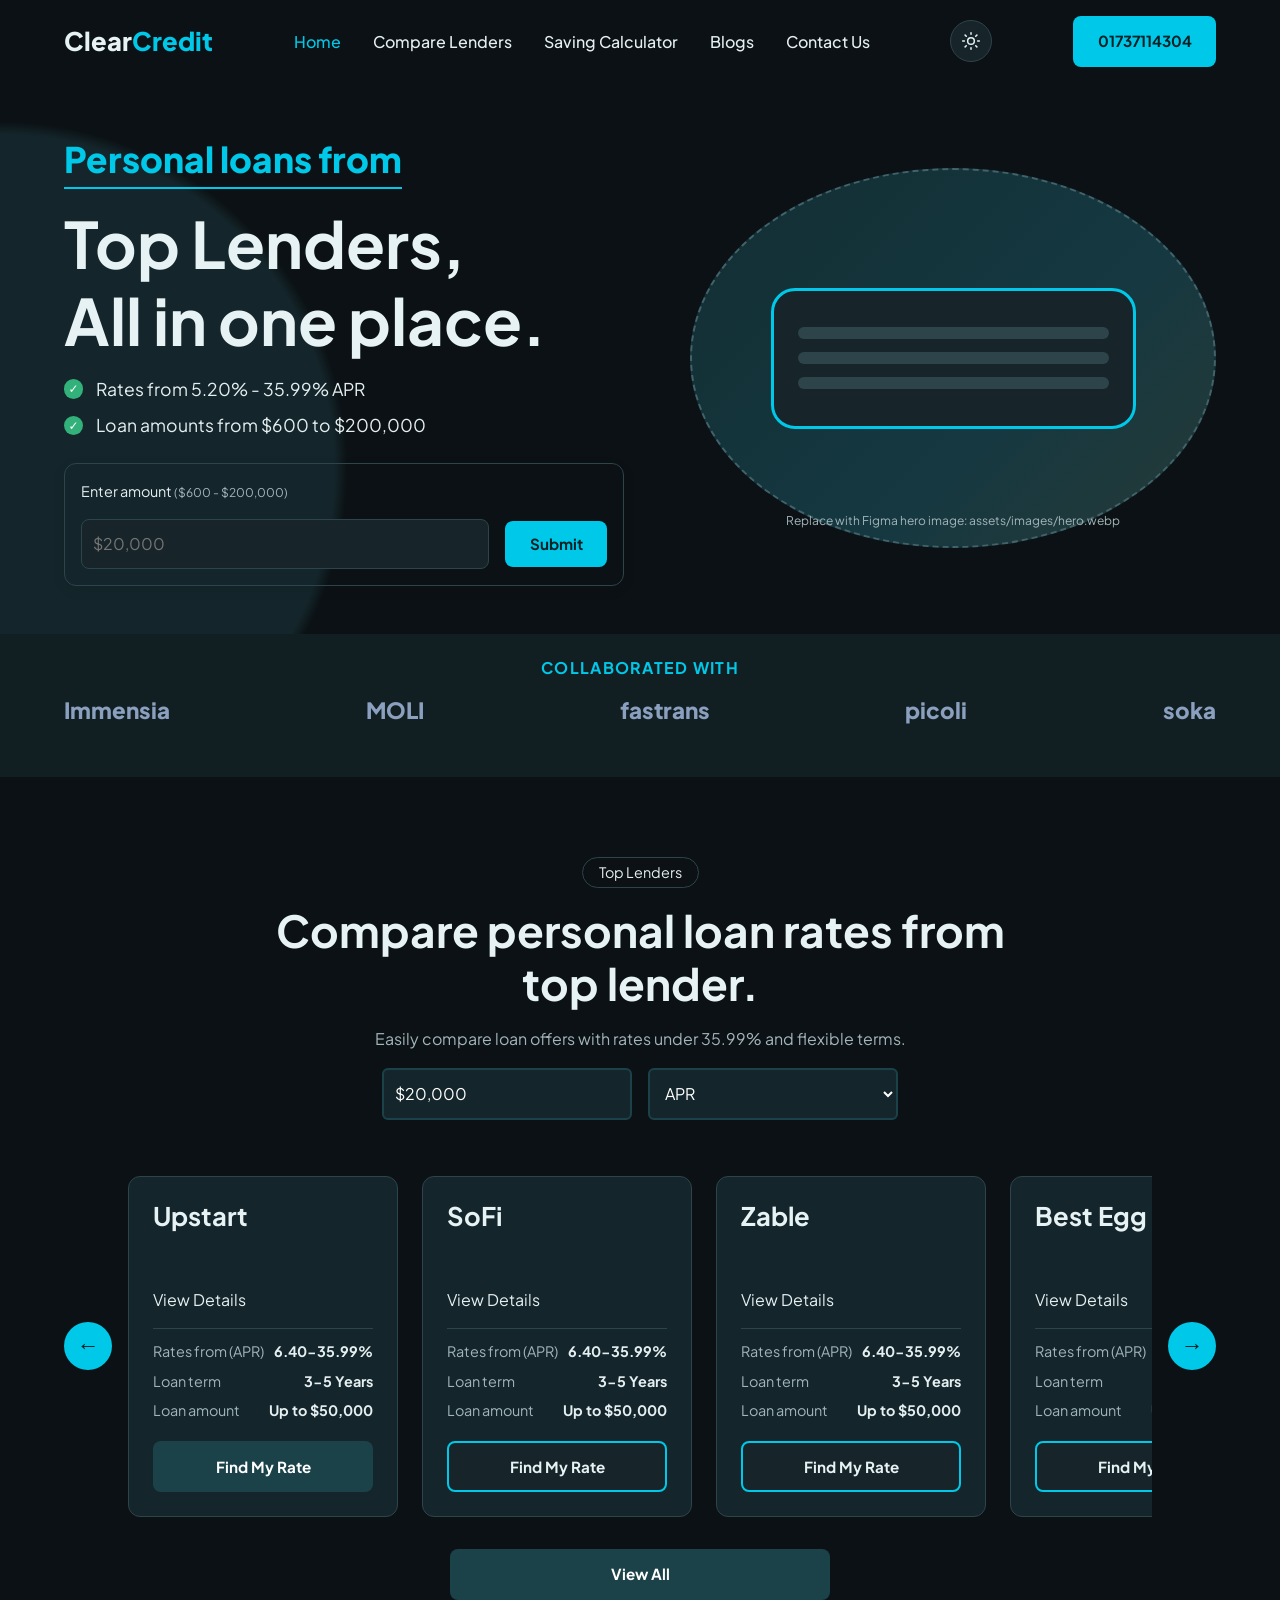
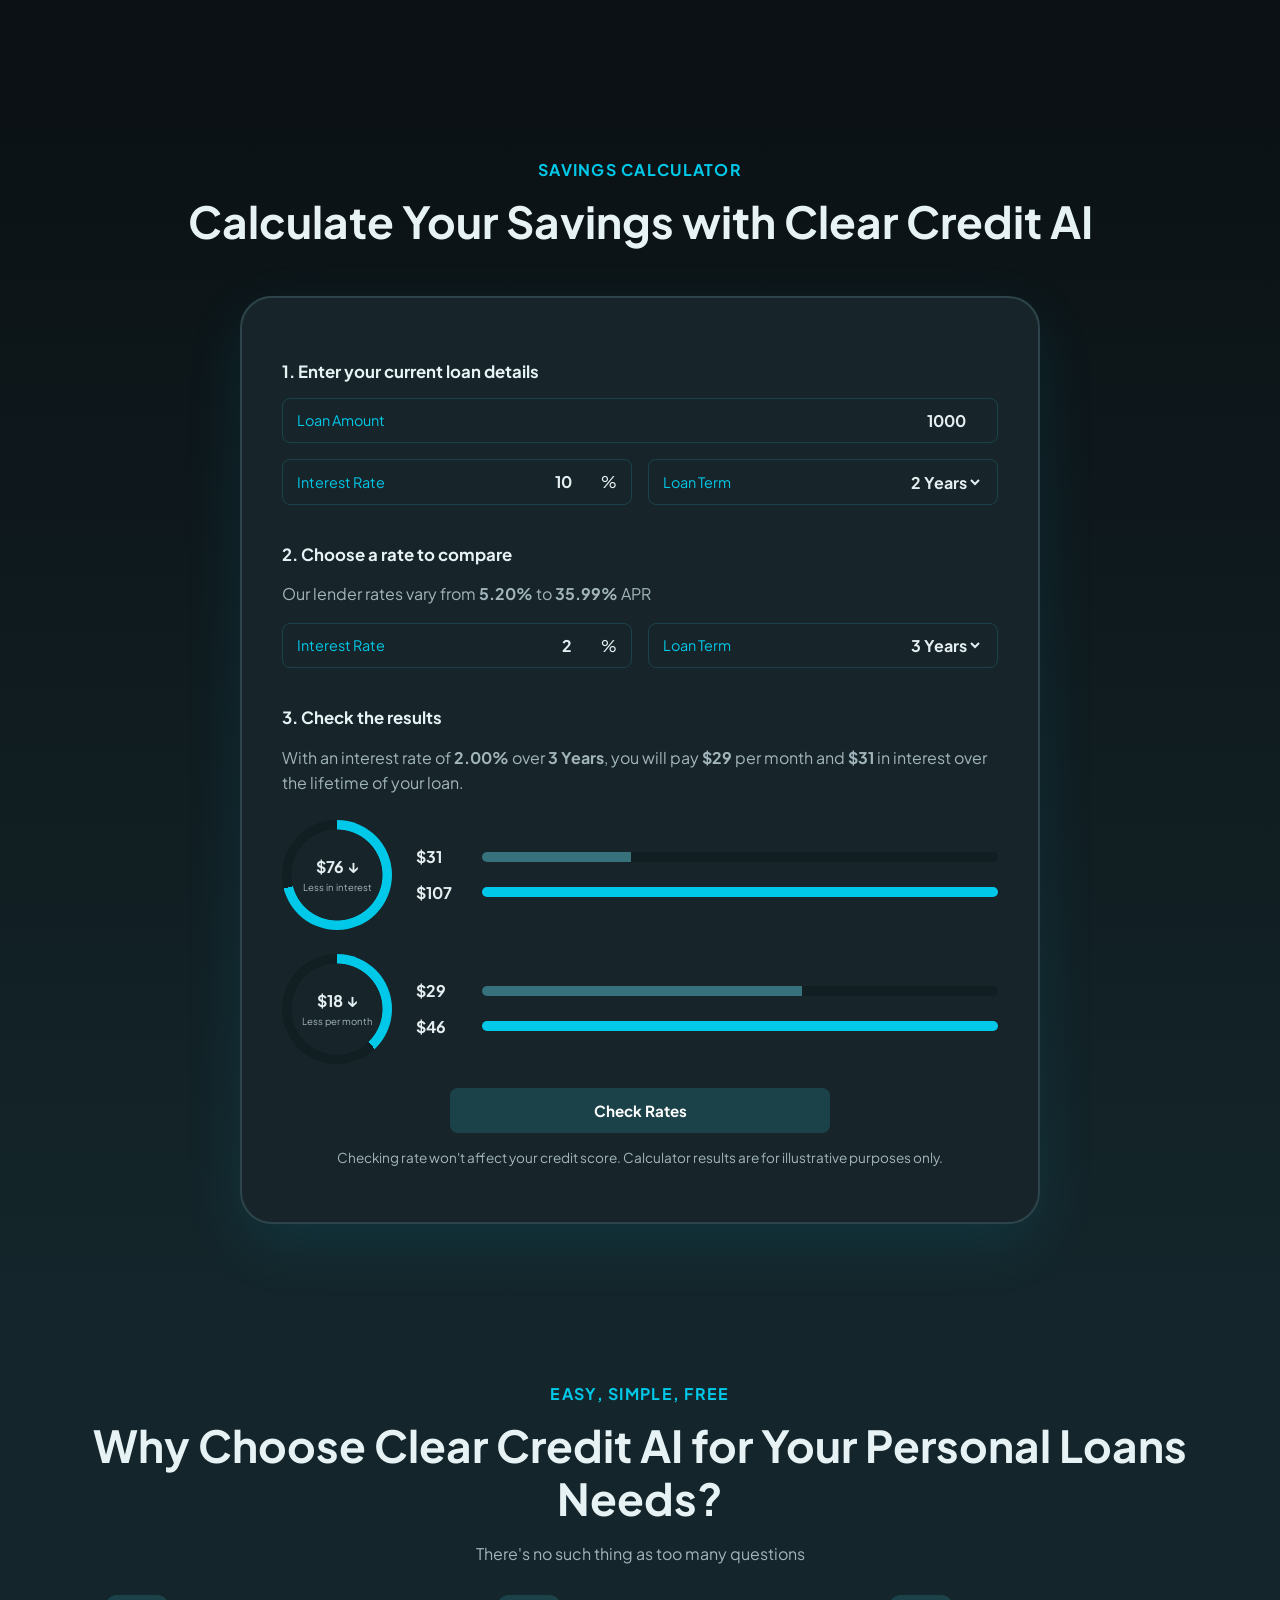
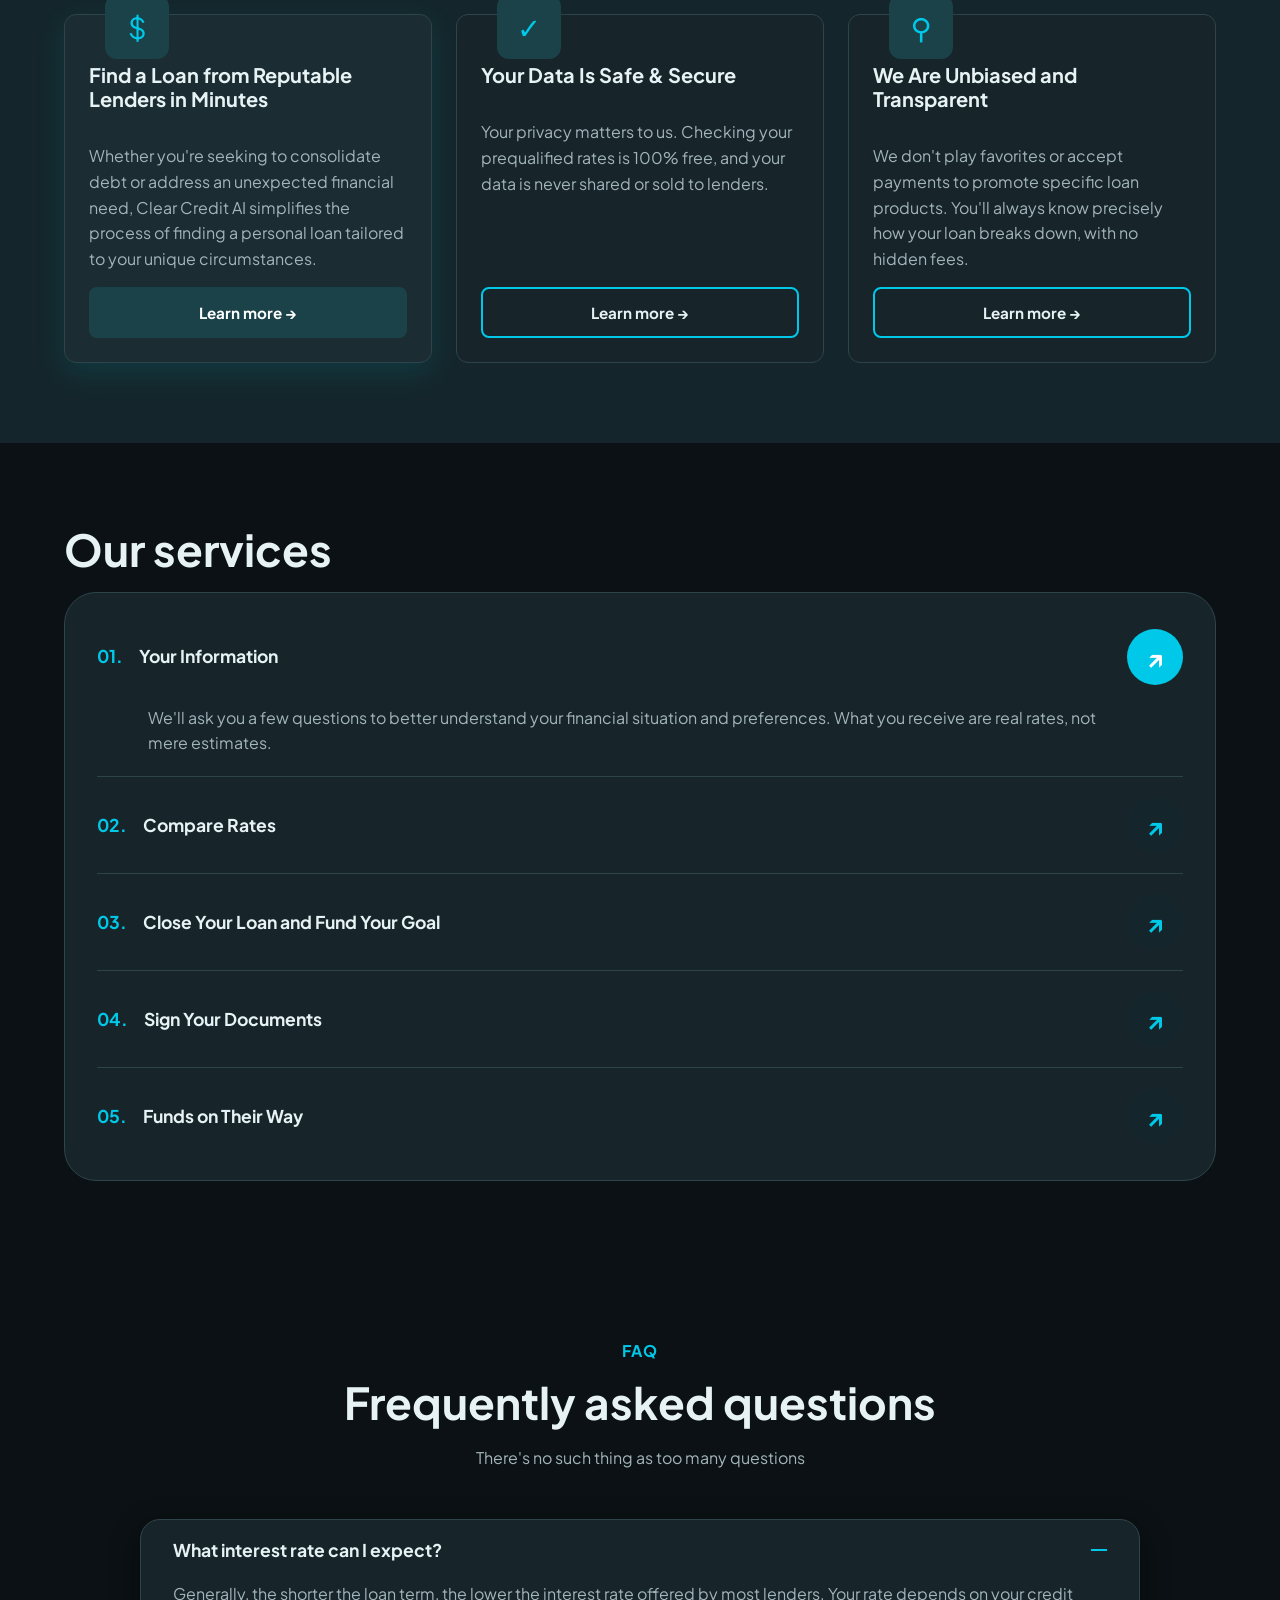
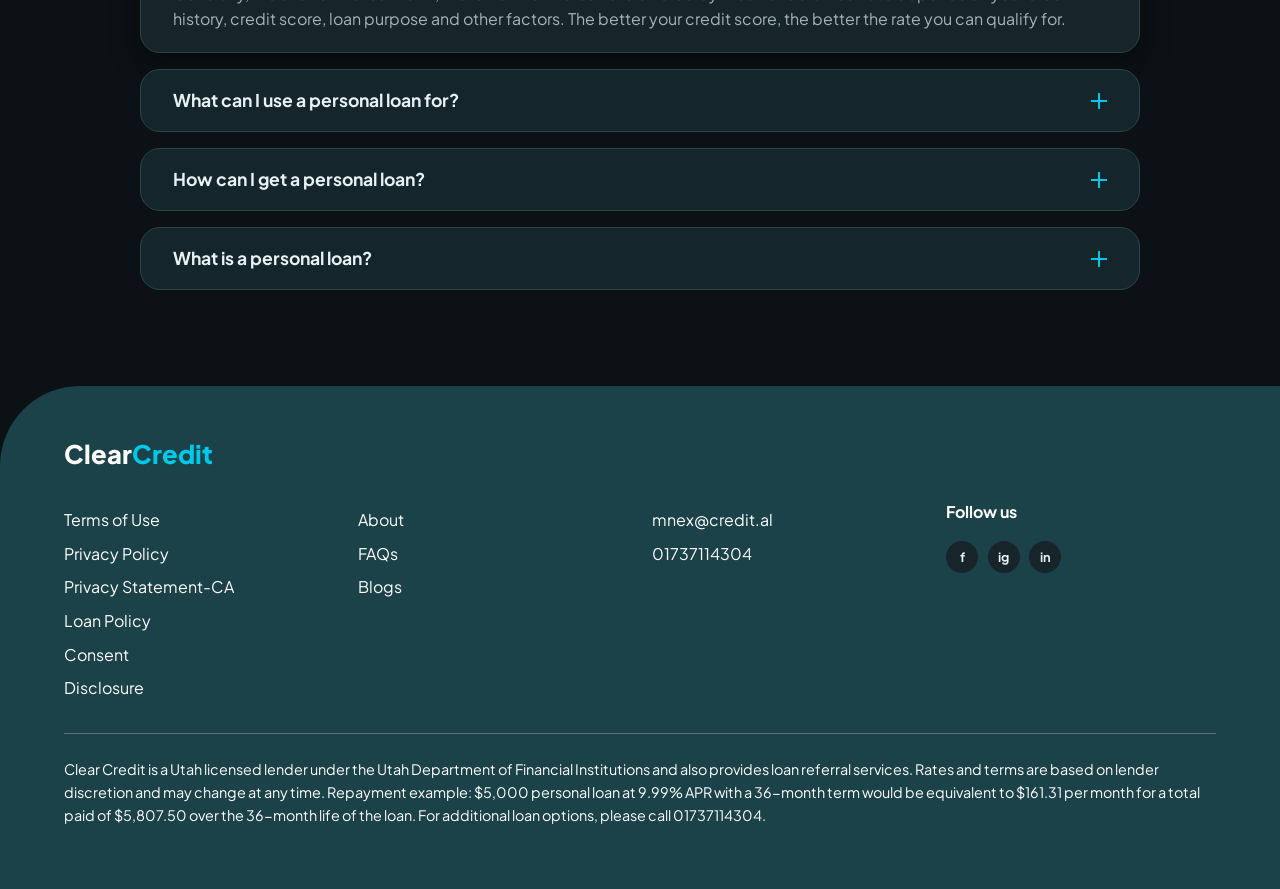
<file: index.html>
﻿<!DOCTYPE html>
<html lang="en">
<head>
  <meta charset="UTF-8">
  <meta name="viewport" content="width=device-width, initial-scale=1.0">
  <meta name="description" content="Compare personal loan rates from top lenders with Clear Credit.">
  <title>Clear Credit | Personal Loans from Top Lenders</title>
  <link rel="preconnect" href="https://fonts.googleapis.com">
  <link rel="preconnect" href="https://fonts.gstatic.com" crossorigin>
  <link href="https://fonts.googleapis.com/css2?family=Plus+Jakarta+Sans:wght@400;500;600;700;800&display=swap" rel="stylesheet">
  <link rel="stylesheet" href="css/base.css">
  <link rel="stylesheet" href="css/layout.css">
  <link rel="stylesheet" href="css/components.css">
  <link rel="stylesheet" href="css/sections.css">
</head>
<body>
<a class="skip-link" href="#main">Skip to main content</a>

<header class="site-header">
  <div class="container header-inner">
    <a class="logo" href="#top" aria-label="Clear Credit home">Clear<span>Credit</span></a>
    <button class="nav-toggle" aria-expanded="false" aria-controls="nav" aria-label="Toggle menu">&#9776;</button>
    <nav id="nav" class="nav" aria-label="Main">
      <a href="#top" class="active">Home</a>
      <a href="#compare">Compare Lenders</a>
      <a href="#calculator">Saving Calculator</a>
      <a href="#faq">Blogs</a>
      <a href="#contact">Contact Us</a>
    </nav>
    <button class="theme-toggle" type="button" aria-label="Switch to light mode" title="Switch to light mode">
      <svg class="icon-sun" viewBox="0 0 24 24" aria-hidden="true"><circle cx="12" cy="12" r="4"></circle><path d="M12 2v2m0 16v2M4.93 4.93l1.42 1.42m11.3 11.3 1.42 1.42M2 12h2m16 0h2M4.93 19.07l1.42-1.42m11.3-11.3 1.42-1.42"></path></svg>
      <svg class="icon-moon" viewBox="0 0 24 24" aria-hidden="true"><path d="M20.9 13A9 9 0 0 1 11 3.1 9 9 0 1 0 20.9 13Z"></path></svg>
    </button>
    <a class="btn btn-accent phone" href="tel:+8801737114304">01737114304</a>
  </div>
</header>

<main id="main">
  <section class="hero" id="top">
    <div class="container hero-grid">
      <div>
        <p class="hero-kicker">Personal loans from</p>
        <h1>Top Lenders,<br>All in one place.</h1>
        <ul class="checks">
          <li>Rates from 5.20% - 35.99% APR</li>
          <li>Loan amounts from $600 to $200,000</li>
        </ul>
        <form class="amount-form" id="amountForm">
          <label for="heroAmount">Enter amount <small>($600 - $200,000)</small></label>
          <input id="heroAmount" type="number" min="600" max="200000" placeholder="$20,000">
          <button class="btn btn-accent" type="submit">Submit</button>
        </form>
      </div>
      <div class="hero-visual" role="img" aria-label="Woman checking loan offers on her phone">
        <div class="tag-card"><i></i><i></i><i></i></div>
        <span class="hero-note">Replace with Figma hero image: assets/images/hero.webp</span>
      </div>
    </div>
  </section>

  <section class="partners" aria-label="Partners">
    <h2 class="eyebrow">Collaborated with</h2>
    <div class="container partner-row">
      <span>Immensia</span><span>MOLI</span><span>fastrans</span><span>picoli</span><span>soka</span>
    </div>
  </section>

  <section class="section compare" id="compare">
    <div class="container center">
      <span class="pill">Top Lenders</span>
      <h2>Compare personal loan rates from top lender.</h2>
      <p class="sub">Easily compare loan offers with rates under 35.99% and flexible terms.</p>
      <div class="filters">
        <input type="text" aria-label="Loan amount" value="$20,000">
        <select aria-label="Sort by"><option>APR</option><option>Term</option></select>
      </div>
      <div class="slider" data-slider>
        <button class="arrow" data-prev aria-label="Previous">&larr;</button>
        <div class="track" id="lenderTrack" tabindex="0" aria-label="Lender offers"></div>
        <button class="arrow" data-next aria-label="Next">&rarr;</button>
      </div>
      <a class="btn btn-dark btn-wide" href="#compare">View All</a>
    </div>
  </section>

  <section class="section calculator" id="calculator">
    <div class="container center">
      <h2 class="eyebrow">Savings Calculator</h2>
      <h2>Calculate Your Savings with Clear Credit AI</h2>
      <form class="calc-card" id="calcForm" novalidate>
        <h3>1. Enter your current loan details</h3>
        <label class="field"><span>Loan Amount</span><input id="amount" type="number" min="100" value="1000"></label>
        <div class="row">
          <label class="field"><span>Interest Rate</span><input id="rateOld" type="number" min="0" step="0.01" value="10"> %</label>
          <label class="field"><span>Loan Term</span><select id="termOld"></select></label>
        </div>
        <h3>2. Choose a rate to compare</h3>
        <p class="muted">Our lender rates vary from <b>5.20%</b> to <b>35.99%</b> APR</p>
        <div class="row">
          <label class="field"><span>Interest Rate</span><input id="rateNew" type="number" min="0" step="0.01" value="2"> %</label>
          <label class="field"><span>Loan Term</span><select id="termNew"></select></label>
        </div>
        <h3>3. Check the results</h3>
        <p class="muted" id="summary" aria-live="polite"></p>
        <div class="result">
          <div class="ring" id="ringInterest"><b id="saveInterest"></b><small>Less in interest</small></div>
          <div class="bars">
            <div class="bar"><b id="newInterest"></b><i><u id="barNewInt"></u></i></div>
            <div class="bar"><b id="oldInterest"></b><i><u id="barOldInt" class="light"></u></i></div>
          </div>
        </div>
        <div class="result">
          <div class="ring" id="ringMonthly"><b id="saveMonthly"></b><small>Less per month</small></div>
          <div class="bars">
            <div class="bar"><b id="newMonthly"></b><i><u id="barNewMo"></u></i></div>
            <div class="bar"><b id="oldMonthly"></b><i><u id="barOldMo" class="light"></u></i></div>
          </div>
        </div>
        <button class="btn btn-dark btn-wide" type="button">Check Rates</button>
        <p class="fine">Checking rate won't affect your credit score. Calculator results are for illustrative purposes only.</p>
      </form>
    </div>
  </section>

  <section class="section why">
    <div class="container center">
      <h2 class="eyebrow">Easy, Simple, Free</h2>
      <h2>Why Choose Clear Credit AI for Your Personal Loans Needs?</h2>
      <p class="sub">There's no such thing as too many questions</p>
      <div class="cards">
        <article class="card featured"><span class="icon">$</span><h3>Find a Loan from Reputable Lenders in Minutes</h3><p>Whether you're seeking to consolidate debt or address an unexpected financial need, Clear Credit AI simplifies the process of finding a personal loan tailored to your unique circumstances.</p><a class="btn btn-dark" href="#calculator">Learn more &rarr;</a></article>
        <article class="card"><span class="icon">&#10003;</span><h3>Your Data Is Safe &amp; Secure</h3><p>Your privacy matters to us. Checking your prequalified rates is 100% free, and your data is never shared or sold to lenders.</p><a class="btn btn-outline" href="#calculator">Learn more &rarr;</a></article>
        <article class="card"><span class="icon">&#9906;</span><h3>We Are Unbiased and Transparent</h3><p>We don't play favorites or accept payments to promote specific loan products. You'll always know precisely how your loan breaks down, with no hidden fees.</p><a class="btn btn-outline" href="#calculator">Learn more &rarr;</a></article>
      </div>
    </div>
  </section>

  <section class="section services">
    <div class="container">
      <h2>Our services</h2>
      <div class="acc services-list" data-accordion>
        <div class="acc-item open"><h3><button class="acc-btn" aria-expanded="true"><b>01.</b> Your Information <span class="go">&#8599;</span></button></h3><div class="acc-panel"><p>We'll ask you a few questions to better understand your financial situation and preferences. What you receive are real rates, not mere estimates.</p></div></div>
        <div class="acc-item"><h3><button class="acc-btn" aria-expanded="false"><b>02.</b> Compare Rates <span class="go">&#8599;</span></button></h3><div class="acc-panel" hidden><p>Review offers from multiple lenders side by side and choose the rate and term that fit you.</p></div></div>
        <div class="acc-item"><h3><button class="acc-btn" aria-expanded="false"><b>03.</b> Close Your Loan and Fund Your Goal <span class="go">&#8599;</span></button></h3><div class="acc-panel" hidden><p>Pick your lender, confirm the details and finish your application online.</p></div></div>
        <div class="acc-item"><h3><button class="acc-btn" aria-expanded="false"><b>04.</b> Sign Your Documents <span class="go">&#8599;</span></button></h3><div class="acc-panel" hidden><p>Review and e-sign your loan documents securely from any device.</p></div></div>
        <div class="acc-item"><h3><button class="acc-btn" aria-expanded="false"><b>05.</b> Funds on Their Way <span class="go">&#8599;</span></button></h3><div class="acc-panel" hidden><p>Once approved, funds are sent directly to your bank account.</p></div></div>
      </div>
    </div>
  </section>

  <section class="section faq" id="faq">
    <div class="container center">
      <h2 class="eyebrow">FAQ</h2>
      <h2>Frequently asked questions</h2>
      <p class="sub">There's no such thing as too many questions</p>
      <div class="acc faq-list" data-accordion>
        <div class="acc-item open"><h3><button class="acc-btn" aria-expanded="true">What interest rate can I expect?<span class="pm"></span></button></h3><div class="acc-panel"><p>Generally, the shorter the loan term, the lower the interest rate offered by most lenders. Your rate depends on your credit history, credit score, loan purpose and other factors. The better your credit score, the better the rate you can qualify for.</p></div></div>
        <div class="acc-item"><h3><button class="acc-btn" aria-expanded="false">What can I use a personal loan for?<span class="pm"></span></button></h3><div class="acc-panel" hidden><p>Debt consolidation, home improvement, medical bills, major purchases and more.</p></div></div>
        <div class="acc-item"><h3><button class="acc-btn" aria-expanded="false">How can I get a personal loan?<span class="pm"></span></button></h3><div class="acc-panel" hidden><p>Enter your amount, compare offers, choose a lender and complete the application online.</p></div></div>
        <div class="acc-item"><h3><button class="acc-btn" aria-expanded="false">What is a personal loan?<span class="pm"></span></button></h3><div class="acc-panel" hidden><p>A personal loan is money you borrow and repay in fixed monthly payments over a set term.</p></div></div>
      </div>
    </div>
  </section>
</main>

<footer class="site-footer" id="contact">
  <div class="container">
    <a class="logo" href="#top">Clear<span>Credit</span></a>
    <div class="foot-grid">
      <ul><li><a href="#">Terms of Use</a></li><li><a href="#">Privacy Policy</a></li><li><a href="#">Privacy Statement-CA</a></li><li><a href="#">Loan Policy</a></li><li><a href="#">Consent</a></li><li><a href="#">Disclosure</a></li></ul>
      <ul><li><a href="#">About</a></li><li><a href="#faq">FAQs</a></li><li><a href="#">Blogs</a></li></ul>
      <ul><li><a href="mailto:mnex@credit.al">mnex@credit.al</a></li><li><a href="tel:+8801737114304">01737114304</a></li></ul>
      <div><b>Follow us</b><p class="social"><a href="#" aria-label="Facebook">f</a><a href="#" aria-label="Instagram">ig</a><a href="https://www.linkedin.com/company/mnex-group-ltd/posts/" aria-label="LinkedIn" target="_blank" rel="noopener noreferrer">in</a></p></div>
    </div>
    <p class="legal">Clear Credit is a Utah licensed lender under the Utah Department of Financial Institutions and also provides loan referral services. Rates and terms are based on lender discretion and may change at any time. Repayment example: $5,000 personal loan at 9.99% APR with a 36-month term would be equivalent to $161.31 per month for a total paid of $5,807.50 over the 36-month life of the loan. For additional loan options, please call 01737114304.</p>
  </div>
</footer>
<script type="module" src="js/main.js"></script>
</body>
</html>
</file>
<file: css/base.css>
:root{
  color-scheme:dark;
  --color-primary:#1b4249;--color-accent:#00c8e8;--color-bg-light:#111f23;--color-mint:#14262b;
  --color-text:#e5eff1;--color-muted:#a2b5ba;--color-white:#0b1114;--color-surface:#17252a;--color-border:#2d444a;
  --color-heading:#e7f2f4;--color-partner:#8ba0bf;--color-hero-border:#42636b;
  --color-hero-start:#122e32;--color-hero-mid:#153841;--color-hero-end:#263a37;
  --color-hero-card:#2d444a;--color-featured:#1b2d32;
  --font-main:"Plus Jakarta Sans",system-ui,-apple-system,"Segoe UI",sans-serif;
  --fs-h1:clamp(2.25rem,5vw,4rem);--fs-h2:clamp(1.75rem,3.5vw,2.75rem);--fs-h3:1.25rem;
  --space-sm:1rem;--space-md:1.5rem;--space-lg:3rem;--space-xl:5rem;
  --container-width:1200px;--radius:12px;
}
[data-theme="light"]{
  color-scheme:light;
  --color-bg-light:#e6fafe;--color-mint:#effdff;--color-text:#2a3a40;--color-muted:#5f6f76;
  --color-white:#fff;--color-surface:#fff;--color-border:#d5e3e7;--color-heading:#1b4249;
  --color-partner:#71869f;--color-hero-border:#9ab;
  --color-hero-start:#cdf7ee;--color-hero-mid:#bdeef9;--color-hero-end:#fdecb8;
  --color-hero-card:#dde3ec;--color-featured:#fff;
}
*,*::before,*::after{box-sizing:border-box}
body{margin:0;font-family:var(--font-main);line-height:1.6;color:var(--color-text);background:var(--color-white)}
img,svg{max-width:100%;display:block}
a{color:inherit;text-decoration:none}
h1,h2,h3{color:var(--color-heading);line-height:1.2;margin:0 0 var(--space-sm)}
h1{font-size:var(--fs-h1)}h2{font-size:var(--fs-h2)}h3{font-size:var(--fs-h3)}
ul{list-style:none;margin:0;padding:0}
:focus-visible{outline:3px solid var(--color-accent);outline-offset:2px}
.skip-link{position:absolute;left:-9999px}
.skip-link:focus{left:1rem;top:1rem;background:var(--color-surface);padding:.5rem 1rem;z-index:100}
@media (prefers-reduced-motion:reduce){*{transition:none!important;scroll-behavior:auto!important}}
</file>
<file: css/layout.css>
.container{width:100%;max-width:var(--container-width);margin-inline:auto;padding-inline:var(--space-md)}
.section{padding-block:var(--space-xl)}
.center{text-align:center}
@media (max-width:768px){.section{padding-block:var(--space-lg)}}
</file>
<file: css/components.css>
.btn{display:inline-block;padding:.7rem 1.4rem;border-radius:8px;font-weight:700;font-size:.95rem;border:2px solid transparent;cursor:pointer;font-family:inherit;transition:transform .15s}
.btn:hover{transform:translateY(-2px)}
.theme-toggle{flex:none;width:42px;height:42px;display:grid;place-items:center;border:1px solid var(--color-border);border-radius:50%;background:var(--color-surface);color:var(--color-heading);cursor:pointer}
.theme-toggle svg{width:20px;height:20px;fill:none;stroke:currentColor;stroke-width:1.8;stroke-linecap:round;stroke-linejoin:round}
.theme-toggle .icon-moon{display:none}
[data-theme="light"] .theme-toggle .icon-sun{display:none}
[data-theme="light"] .theme-toggle .icon-moon{display:block}
.btn-accent{background:var(--color-accent);color:#062126}
.btn-dark{background:var(--color-primary);color:#fff}
.btn-outline{border-color:var(--color-accent);color:var(--color-heading);background:var(--color-surface)}
.btn-wide{min-width:min(100%,380px);margin-top:var(--space-md)}
.eyebrow{color:var(--color-accent);text-transform:uppercase;letter-spacing:.08em;font-size:1rem;font-weight:700}
.pill{display:inline-block;border:1px solid var(--color-border);border-radius:99px;padding:.2rem 1rem;font-size:.9rem;margin-bottom:var(--space-sm)}
.sub,.muted{color:var(--color-muted)}
.arrow{flex:none;width:48px;height:48px;border-radius:50%;border:0;background:var(--color-accent);color:#062126;font-size:1.4rem;cursor:pointer}
.slider{display:flex;align-items:center;gap:var(--space-sm);margin-top:var(--space-lg)}
.track{display:flex;gap:var(--space-md);overflow-x:auto;scroll-snap-type:x mandatory;scrollbar-width:none;flex:1;padding:.5rem}
.track::-webkit-scrollbar{display:none}
.lender{flex:0 0 270px;scroll-snap-align:start;text-align:left;background:var(--color-mint);border:1px solid var(--color-border);border-radius:var(--radius);padding:var(--space-md)}
.lender h3{font-size:1.6rem;min-height:70px}
.lender dl{margin:var(--space-sm) 0;border-top:1px solid var(--color-border);padding-top:.5rem}
.lender dl div{display:flex;justify-content:space-between;font-size:.9rem;padding:.2rem 0}
.lender dt{color:var(--color-muted)}.lender dd{margin:0;font-weight:700}
.lender .btn{width:100%;text-align:center}
.acc-btn{width:100%;display:flex;align-items:center;gap:1rem;background:none;border:0;font:inherit;font-weight:700;font-size:1.1rem;color:var(--color-heading);text-align:left;padding:1.25rem 0;cursor:pointer}
.acc-panel{padding-bottom:1.25rem}.acc-panel p{margin:0;color:var(--color-muted)}
.acc-item h3{margin:0}
.pm{margin-left:auto;width:16px;height:16px;position:relative}
.pm::before,.pm::after{content:"";position:absolute;background:var(--color-accent);inset:7px 0 auto;height:2px}
.pm::after{transform:rotate(90deg);transition:opacity .2s}
[aria-expanded="true"] .pm::after{opacity:0}
</file>
<file: css/sections.css>
.site-header{position:sticky;top:0;background:var(--color-white);z-index:50}
.header-inner{display:flex;align-items:center;justify-content:space-between;gap:var(--space-md);padding-block:1rem}
.logo{font-weight:800;font-size:1.6rem;color:var(--color-heading)}.logo span{color:var(--color-accent)}
.nav{display:flex;gap:2rem;font-weight:500}.nav a.active,.nav a:hover{color:var(--color-accent)}
.nav-toggle{display:none;background:none;border:0;font-size:1.6rem;cursor:pointer}
.hero{background:radial-gradient(circle at 0 70%,var(--color-mint) 0 25%,transparent 26%);padding-block:var(--space-lg)}
.hero-grid{display:grid;grid-template-columns:1.1fr 1fr;gap:var(--space-lg);align-items:center}
.hero-kicker{display:inline-block;color:var(--color-accent);font-size:2.2rem;font-weight:800;border-bottom:2px solid var(--color-accent);margin:0 0 var(--space-sm)}
.checks li{padding-left:2rem;position:relative;margin:.5rem 0;font-size:1.1rem}
.checks li::before{content:"\2713";position:absolute;left:0;color:#fff;background:#32b27a;border-radius:50%;width:1.2rem;height:1.2rem;font-size:.75rem;text-align:center;line-height:1.2rem;top:.3rem}
.amount-form{display:flex;align-items:center;gap:1rem;flex-wrap:wrap;margin-top:var(--space-md);padding:1rem;border:1px solid var(--color-border);border-radius:var(--radius);box-shadow:0 4px 14px #0001;max-width:560px}
.amount-form label{flex:1 1 100%;font-size:.9rem}.amount-form small{color:var(--color-muted)}
.amount-form input{flex:1;min-width:0;padding:.7rem;border:1px solid var(--color-border);border-radius:8px;font:inherit;background:var(--color-surface);color:var(--color-text)}
.hero-visual{position:relative;min-height:380px;border-radius:50%;border:2px dashed var(--color-hero-border);display:grid;place-items:center;background:linear-gradient(135deg,var(--color-hero-start),var(--color-hero-mid) 60%,var(--color-hero-end))}
.tag-card{width:70%;border:3px solid var(--color-accent);border-radius:24px;background:var(--color-surface);padding:1.5rem}
.tag-card i{display:block;height:12px;border-radius:9px;background:var(--color-hero-card);margin:.8rem 0}
.hero-note{position:absolute;bottom:1rem;font-size:.75rem;color:var(--color-muted);text-align:center;padding:0 2rem}
.partners{background:var(--color-bg-light);padding:var(--space-md) 0 var(--space-lg);text-align:center}
.partner-row{display:flex;justify-content:space-between;flex-wrap:wrap;gap:1rem;font-weight:800;font-size:1.4rem;color:var(--color-partner)}
.compare h2{max-width:800px;margin-inline:auto}
.filters{display:flex;justify-content:center;gap:1rem;flex-wrap:wrap}
.filters input,.filters select{width:min(100%,250px);padding:.7rem;border:2px solid var(--color-primary);border-radius:6px;font:inherit;background:var(--color-mint)}
.calculator{background:linear-gradient(var(--color-white),var(--color-mint))}
.calc-card{max-width:800px;margin:var(--space-lg) auto 0;text-align:left;background:var(--color-surface);border:2px solid var(--color-border);border-radius:32px;padding:2.5rem;box-shadow:0 20px 60px #00c8e81a}
.calc-card h3{font-size:1.05rem;margin-top:var(--space-md)}
.field{display:flex;align-items:center;gap:.75rem;border:1px solid var(--color-primary);border-radius:8px;padding:.5rem .9rem;margin-bottom:var(--space-sm)}
.field span{color:var(--color-accent);font-size:.9rem;white-space:nowrap}
.field input,.field select{flex:1;min-width:0;border:0;background:none;font:inherit;font-weight:700;text-align:right;color:var(--color-text)}
.row{display:grid;grid-template-columns:repeat(2,minmax(0,1fr));gap:var(--space-sm)}
.field{min-width:0}
.result{display:flex;align-items:center;gap:var(--space-md);margin:var(--space-md) 0}
.ring{--p:50;flex:none;width:110px;height:110px;border-radius:50%;display:grid;place-content:center;text-align:center;background:radial-gradient(var(--color-surface) 58%,transparent 59%),conic-gradient(var(--color-accent) calc(var(--p)*1%),var(--color-bg-light) 0)}
.ring b{color:var(--color-text)}.ring small{font-size:.6rem;color:var(--color-muted)}
.bars{flex:1}.bar{display:flex;align-items:center;gap:1rem;margin:.6rem 0}.bar b{width:50px}
.bar i{flex:1;height:10px;border-radius:9px;background:var(--color-bg-light);overflow:hidden}
.bar u{display:block;height:100%;background:#36717c;transition:width .4s}.bar u.light{background:var(--color-accent)}
.fine{text-align:center;font-size:.85rem;color:var(--color-muted)}.calc-card .btn-wide{display:block;margin-inline:auto}
.why{background:var(--color-mint)}.cards{display:grid;grid-template-columns:repeat(3,1fr);gap:var(--space-md);margin-top:var(--space-lg);text-align:left}
.card{background:var(--color-surface);border:1px solid var(--color-border);border-radius:var(--radius);padding:3rem 1.5rem 1.5rem;position:relative;display:flex;flex-direction:column;gap:1rem}
.card.featured{background:var(--color-featured);box-shadow:0 10px 30px #00c8e81f}
.card p{color:var(--color-muted);flex:1;margin:0}.card .btn{text-align:center}
.icon{position:absolute;top:-20px;left:40px;width:64px;height:64px;border-radius:12px;background:var(--color-primary);color:var(--color-accent);display:grid;place-items:center;font-size:1.8rem}
.services-list{background:var(--color-surface);border:1px solid var(--color-border);border-radius:32px;padding:1rem 2rem}
.services-list .acc-item+.acc-item{border-top:1px solid var(--color-border)}
.services-list b{color:var(--color-accent)}.services-list .acc-panel{padding-left:3.2rem;padding-right:5rem}
.go{margin-left:auto;width:56px;height:56px;border-radius:50%;display:grid;place-items:center;font-size:1.6rem;color:var(--color-accent);background:var(--color-mint)}
[aria-expanded="true"] .go{background:var(--color-accent);color:#fff}
.faq-list{max-width:1000px;margin:var(--space-lg) auto 0;text-align:left}
.faq-list .acc-item{border:1px solid var(--color-border);border-radius:20px;padding:0 2rem;margin-bottom:1rem;background:var(--color-mint)}
.faq-list .acc-item.open{background:var(--color-surface);box-shadow:0 10px 30px #0006}
.site-footer{background:var(--color-primary);color:#fff;border-top-left-radius:80px;padding:var(--space-lg) 0}
.site-footer .logo{color:#fff}.foot-grid{display:grid;grid-template-columns:repeat(4,1fr);gap:var(--space-md);margin:var(--space-md) 0}
.foot-grid li{margin:.5rem 0}.foot-grid a:hover{color:var(--color-accent)}
.social{display:flex;gap:.6rem}.social a{width:32px;height:32px;border-radius:50%;background:var(--color-surface);color:var(--color-heading);display:grid;place-items:center;font-weight:700;font-size:.8rem}
.legal{border-top:1px solid #fff4;padding-top:var(--space-md);font-size:.9rem}
@media (max-width:1024px){
  .hero-grid{grid-template-columns:1fr}.cards{grid-template-columns:1fr 1fr}.foot-grid{grid-template-columns:1fr 1fr}
  .nav-toggle{display:block;min-width:44px;min-height:44px}.phone{display:none}
  .nav{display:none;position:absolute;top:100%;left:0;right:0;flex-direction:column;gap:0;background:var(--color-white);padding:1rem;box-shadow:0 8px 16px #0006}
  .nav.open{display:flex}.nav a{padding:.6rem 0}
}
@media (max-width:768px){
  .cards,.row{grid-template-columns:minmax(0,1fr)}.hero-visual{min-height:300px}
  .calc-card{padding:1.25rem;border-radius:20px}.result{flex-direction:column;align-items:stretch}.ring{margin-inline:auto}
  .services-list{padding:.5rem 1rem}.services-list .acc-panel{padding:0 0 1rem}.go{width:40px;height:40px;flex:none}
  .faq-list .acc-item{padding:0 1rem}.site-footer{border-top-left-radius:40px}.foot-grid{grid-template-columns:1fr}
}
</file>
